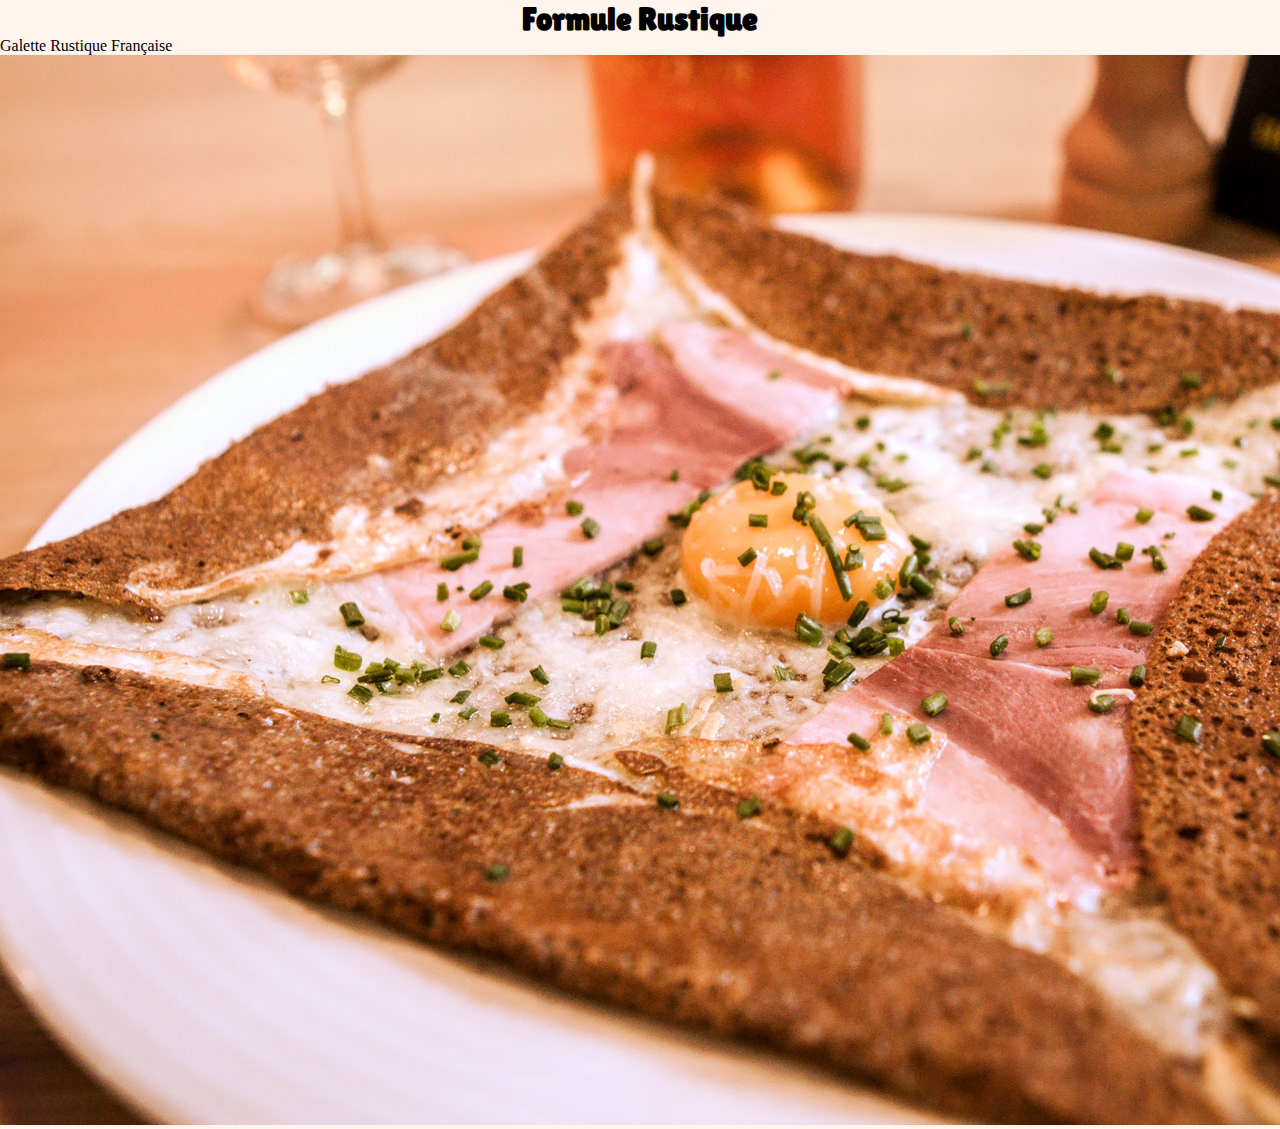
<file: formule/formule-mediteraneenne.html>
<!DOCTYPE html>
<html lang="en">
<head>
  <meta charset="UTF-8">
  <meta name="viewport" content="width=device-width, initial-scale=1.0">
  <title>Document</title>
  <link rel="stylesheet" href="/formule/formule-mediteraneenne.css">
  <link rel="preconnect" href="https://fonts.googleapis.com">
  <link rel="preconnect" href="https://fonts.gstatic.com" crossorigin>
  <link href="https://fonts.googleapis.com/css2?family=Lilita+One&display=swap" rel="stylesheet">
</head>
<body>
  <header>
  <h1>Formule Rustique</h1>
  <p>Galette Rustique Française</p>
  <img src="/image/galette-cusine-rustique-francaise.jpg" alt="Galette Rustique Française">
</header>
</body>
</html>
</file>
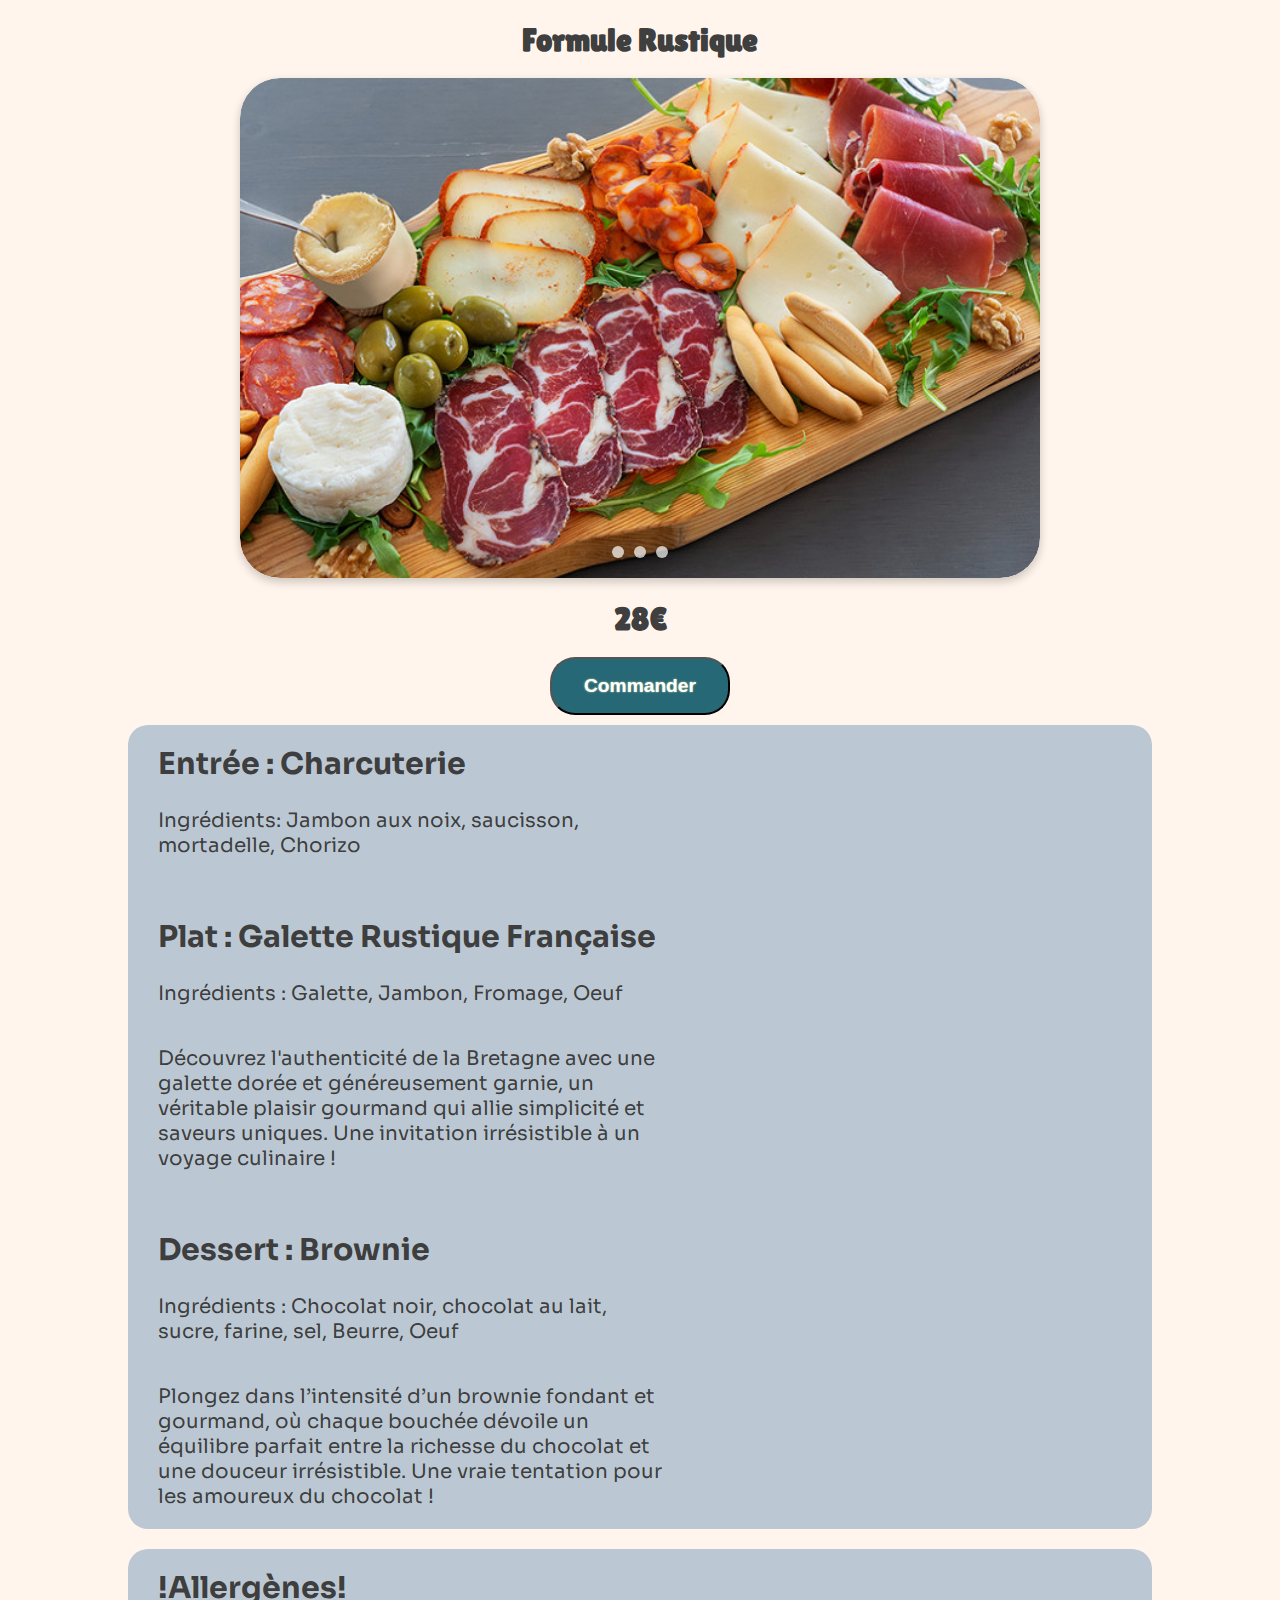
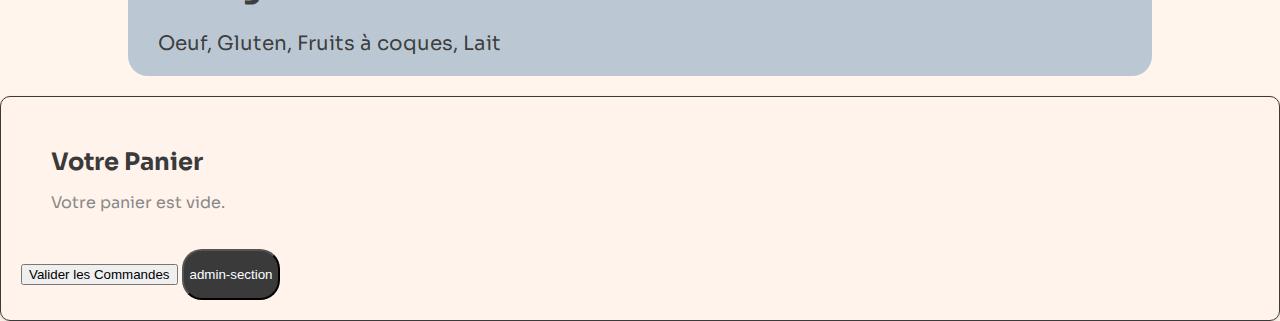
<file: formule/formule-rustique.html>
<!DOCTYPE html>
<html lang="fr">

<head>
  <meta charset="UTF-8">
  <meta name="viewport" content="width=device-width, initial-scale=1.0">
  <title>Formule Rustique</title>
  <link rel="icon" href="/image/vaisselle.png" type="image/png">
  <link rel="stylesheet" href="/formule/formule-rustique.css">
  <link rel="preconnect" href="https://fonts.googleapis.com">
  <link rel="preconnect" href="https://fonts.gstatic.com" crossorigin>
  <link href="https://fonts.googleapis.com/css2?family=Lilita+One&family=Roboto:ital,wght@0,100..900;1,100..900&family=Sora:wght@100..800&display=swap" rel="stylesheet">
</head>

<body>
  <header>
    <h1>Formule Rustique</h1>
    <div class="slider-container">
      <div class="menu">
              <label for="slider-dot-1"></label>
              <label for="slider-dot-2"></label>
              <label for="slider-dot-3"></label>
      </div>
    
              <input class="slide-input" id="slider-dot-3" type="radio" name="slides" checked>
              <img class="slide-img" src="/image/brownie.jpg">
    
              <input class="slide-input" id="slider-dot-2" type="radio" name="slides" checked>
              <img class="slide-img" src="/image/galette-cusine-rustique-francaise.jpg">
    
              <input class="slide-input" id="slider-dot-1" type="radio" name="slides" checked>
              <img class="slide-img" src="/image/planche-charcuterie.jpeg">
    
    </div>
              <h1>28€</h1>
              <button class="custom-button" onclick="addToOrder('Formule Rustique', 28)" >Commander </button>
              
  </header>


  
    <section>
    <h2>Entrée : Charcuterie</h2>
    <p>Ingrédients: Jambon aux noix, saucisson, mortadelle, Chorizo  </p>
    <h2>Plat : Galette Rustique Française</h2>
    <p>Ingrédients : Galette, Jambon, Fromage, Oeuf</p>
    <p>Découvrez l'authenticité de la Bretagne avec une galette dorée et généreusement garnie, un véritable plaisir gourmand qui allie simplicité et saveurs uniques. Une invitation irrésistible à un voyage culinaire !</p>
    <h2>Dessert : Brownie</h2>
    <p>Ingrédients : Chocolat noir, chocolat au lait, sucre, farine, sel, Beurre, Oeuf</p>
    <p>Plongez dans l’intensité d’un brownie fondant et gourmand, où chaque bouchée dévoile un équilibre parfait entre la richesse du chocolat et une douceur irrésistible. Une vraie tentation pour les amoureux du chocolat !</p>
    </section>
 
    <section>
    <h2>!Allergènes!</h2>
    <p>Oeuf, Gluten, Fruits à coques, Lait  </p>
    </section>

<!-- Panier Section -->
<div class="section" id="cart-section">
  <h2>Votre Panier</h2>
  <div id="cart-list">
      <p>Votre panier est vide.</p>
  </div>
  <button class="actin-button" onclick="validateCart()">Valider les Commandes</button>

  <a class="buttoncuisine" href="../page cuisine/Pcuisisne.html">

      <button class="buttoncuisine2">
          <span class="label3">admin-section</span>
          <span class="gradient-container3">
      </button>

  </a>
</div>


</body>

<script>
  document.addEventListener('DOMContentLoaded', () => {
    const slides = document.querySelectorAll('.slide-input');
    let currentIndex = 0;

    setInterval(() => {
      slides[currentIndex].checked = false;
      currentIndex = (currentIndex + 1) % slides.length;
      slides[currentIndex].checked = true;
    }, 5000);
  });
</script>

<script src="app-formules.js"></script>

</html>
</file>
<file: formule/formule-mediteraneenne.css>
html,body {
background-color: #fff5ec;
margin: 0;
}

header {
    width: 100%;
    height: 100px;
}

h1 {
margin: 0;
text-align: center;
font-family: "Lilita One", serif;

}

p {
    margin: 0;
}
</file>
<file: formule/formule-rustique.css>
html,body {
    background-color: #fff5ec;
    margin: 0;

}

h1 {
    text-align: center;
    margin-bottom: 20px;
    font-family: "Lilita One", serif;

}

h2 {
    margin-top: 10px;
    width: 50%;
    font-family: "Sora", serif;
    margin-left: 30px;
    font-size: 30px;
   padding-top: 20px;
}

p {
    margin-top: 10px;
    width: 50%;
    font-family: "Sora", serif;
    margin-left: 30px;
    font-size: 20px;
    padding-bottom: 20px;
}


img {
    width: 50%;
    display: block;
    margin-left: auto;
    margin-right: auto;
    border-radius: 40px;

    }

section {
    background-color: rgb(187, 200, 211);
    border-radius: 20px;
    margin: auto;
    width: 80%;

    }

.slider-container {
    position: relative;
    width: 100%;
    max-width: 800px;
    height: 500px;
    margin: 0 auto;
    overflow: hidden;
    border-radius: 40px;
    box-shadow: 0 4px 10px rgba(0, 0, 0, 0.2);
  }
  

  .slide-img {
    position: absolute;
    width: 100%;
    height: 100%;
    object-fit: cover;
    opacity: 0;
    transition: opacity 0.8s ease-in-out;
  }
  

  .slide-input {
    display: none;
  }
  
  /* Affiche l'image correspondante à l'input sélectionné */
  #slider-dot-1:checked ~ .slide-img:nth-of-type(3),
  #slider-dot-2:checked ~ .slide-img:nth-of-type(2),
  #slider-dot-3:checked ~ .slide-img:nth-of-type(1) {
    opacity: 1;
    z-index: 1;
  }
  

  /* Menu des boutons de navigation */
  .menu {
    position: absolute;
    bottom: 20px;
    left: 50%;
    transform: translateX(-50%);
    display: flex;
    gap: 10px;
    z-index: 10;
  }
  
  /* Boutons de navigation */
  .menu label {
    width: 12px;
    height: 12px;
    border-radius: 50%;
    background-color: rgba(255, 255, 255, 0.7);
    cursor: pointer;
    transition: background-color 0.3s ease;
  }
  
  /* Bouton actif */
  .menu label:hover, .menu label:active {
    background-color: #fff;
  }
  
  /* Apparence personnalisée du bouton sélectionné */
  #slider-dot-1:checked ~ .menu label:nth-of-type(1),
  #slider-dot-2:checked ~ .menu label:nth-of-type(2),
  #slider-dot-3:checked ~ .menu label:nth-of-type(3) {
    background-color: #ff6b6b;
    box-shadow: 0 0 8px rgba(255, 107, 107, 0.8);
  }
  
  

.custom-button {
    display: flex;
    margin-top: 10px;
    margin-bottom: 10px;
    margin-left: auto;
    margin-right: auto;
    padding: 1rem 2rem;
    z-index: 1;
    background-color: #266875;
    border-radius: 25px;
    color: white;
    position: relative;
    font-weight: 600;
    overflow: hidden;
    font-size: 1.2rem;
    transition: all 0.7s;
    text-shadow: 0px 0px 2px #cfd8a4;
  }
  
  .custom-button:after {
    content: '';
    position: absolute;
    z-index: -20;
    height: 0.25rem;
    width: 0.25rem;
    background-color: #ffffff;
    left: 1.25rem;
    bottom: 0;
    border-radius: 0.375rem;
    transform: translateY(100%);
    transition: all 0.7s;
  }
  
  .custom-button:hover:after {
    transform: scale(300);
  }
  
  .custom-button:hover {
    text-shadow: 2px 2px 2px #3a3a3a;
    color: #3a3a3a;
  }

  /* Section Panier */
#cart-section {
  background-color: #fff3ec;
  border: 1px solid #3a3a3a;
  border-radius: 10px;
  padding: 20px;
  box-shadow: 0 2px 5px rgba(0, 0, 0, 0.1);
}

#cart-section h2 {
  color: #3a3a3a;
  font-size: 24px;
  margin-bottom: 15px;
}

#cart-list {
  margin-bottom: 15px;
}

#cart-list p {
  color: #888;
  font-size: 16px;
}

.action-button {
  background-color: #3a3a3a;
  color: #fff;
  padding: 10px 20px;
  border-radius: 20px;
  text-decoration: none;
  font-size: 16px;
  cursor: pointer;
  transition: background-color 0.2s;
}

.action-button:hover {
  background-color: #ffffff;
}

/* Section Administrateur */
#admin-section {
  background-color: #f7f7f7;
  border: 1px solid #3a3a3a;
  border-radius: 20px;
  padding: 20px;
  box-shadow: 0 2px 5px rgba(0, 0, 0, 0.1);
}

.buttoncuisine{
  background-color: #3a3a3a;
  border-radius: 20px;
  text-decoration: none;
  font-size: 21px;

}


.buttoncuisine2{
  background-color: #3a3a3a;
  color: #ffffff;
  border-radius: 20px;
}

.bottombutton{
  display: flex;
}

.label3 {
  width: 156px;
  height: 45px;
  text-align: center;
  line-height: 45px;
  border-radius: 20px;
  background-color: #3a3a3a;
  background-image: linear-gradient(
    180deg,
    #3a3a3a 0%,
    #3a3a3a 100%
  );

}
</file>
